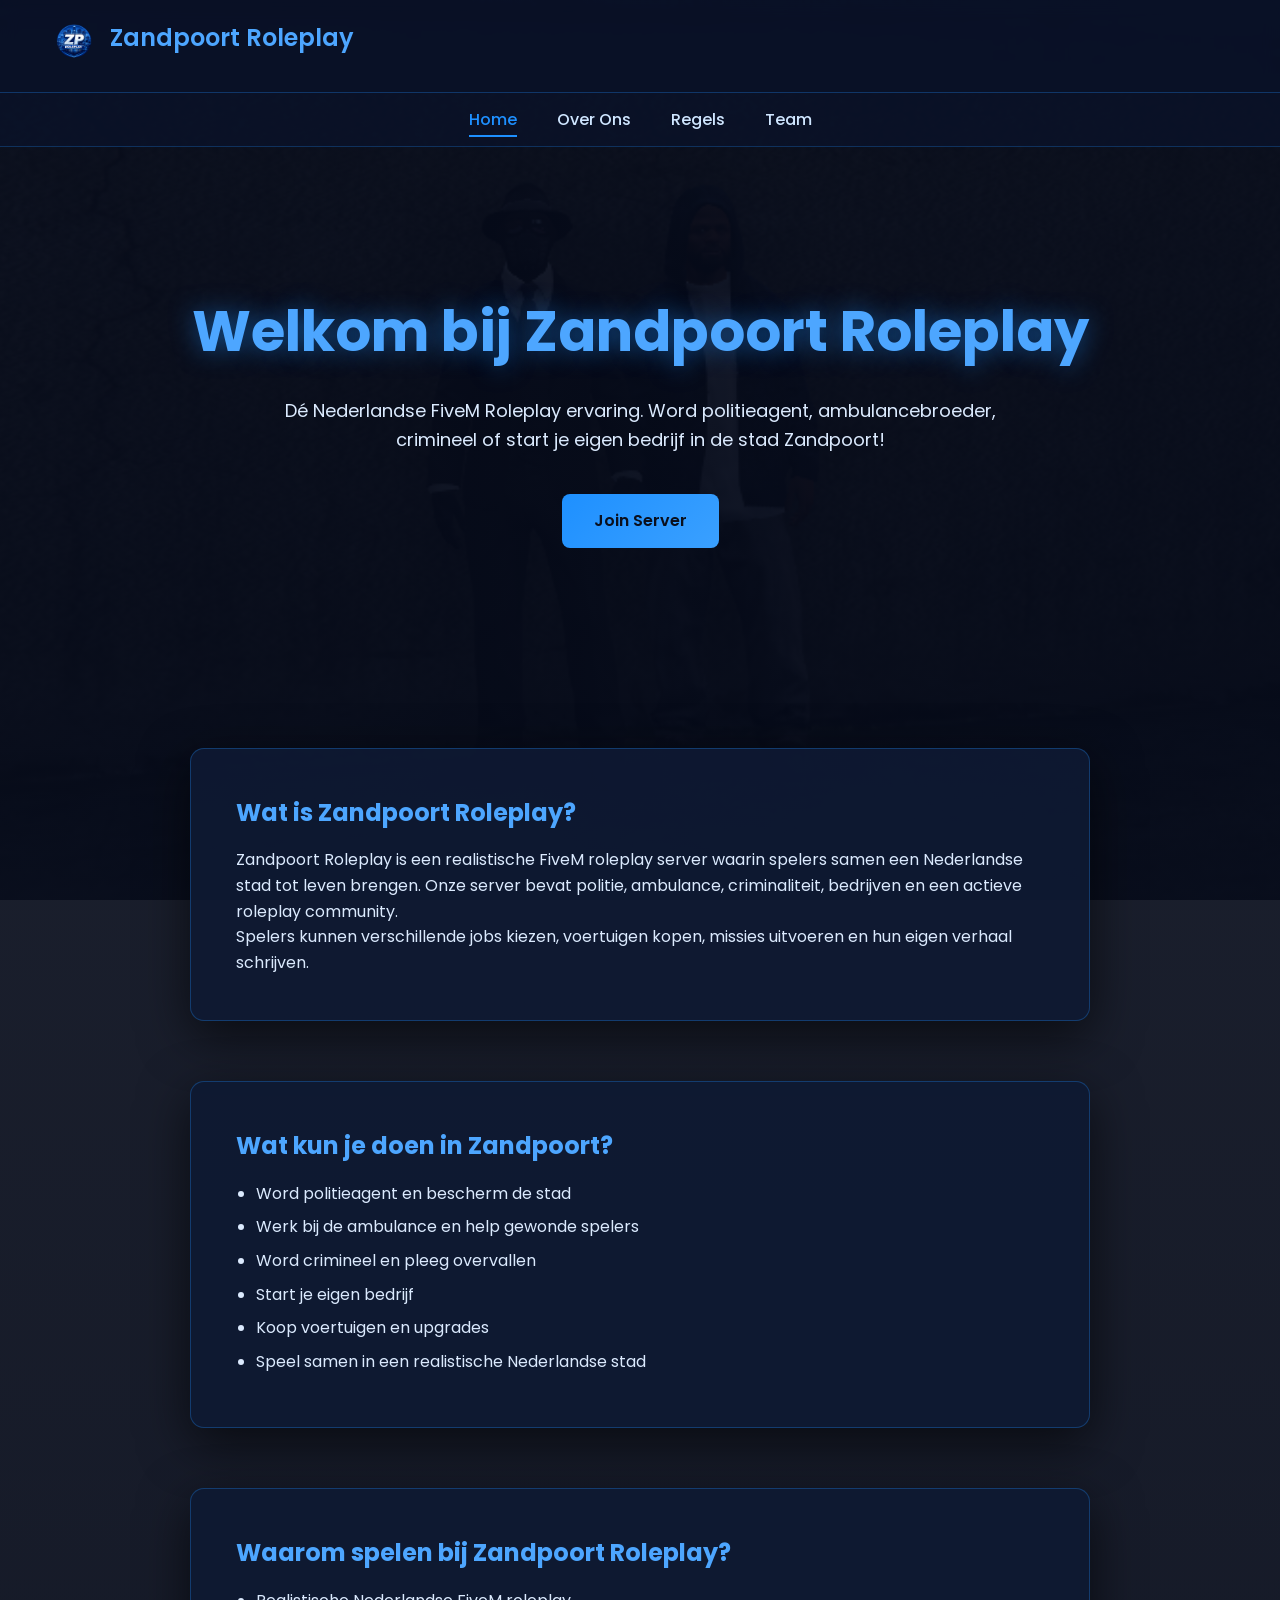
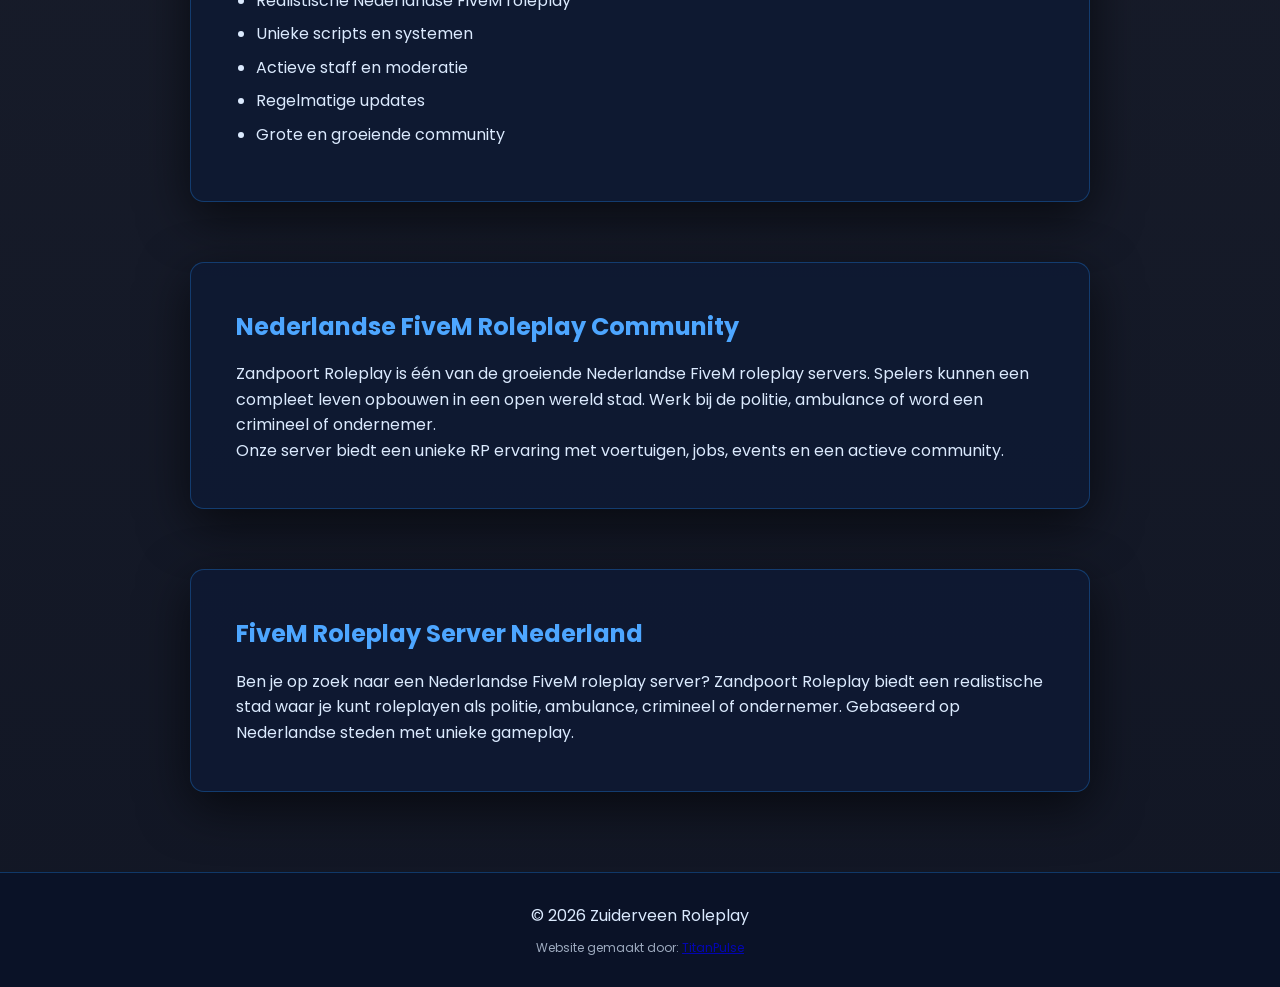
<file: index.html>
<!DOCTYPE html>
<html lang="nl">
<head>

<title>Zandpoort Roleplay | Nederlandse FiveM Roleplay Server</title>

<meta charset="UTF-8">
<meta name="viewport" content="width=device-width, initial-scale=1">

<meta name="description" content="Zandpoort Roleplay is een Nederlandse FiveM roleplay server. Speel als politie, ambulance, crimineel of ondernemer in een realistische Nederlandse stad.">

<meta name="keywords" content="Zandpoort Roleplay, fivem roleplay nederland, gta rp server, nederlandse fivem server, politie roleplay, ambulance roleplay, crimineel roleplay, gta stad roleplay, dutch fivem rp">

<meta name="robots" content="index, follow">

<link rel="stylesheet" href="css/style.css">

<link rel="icon" type="image/png" href="/assets/images/logo.png">

<!-- Open Graph -->
<meta property="og:title" content="Zandpoort Roleplay">
<meta property="og:description" content="Speel Zandpoort Roleplay op FiveM. Word politieagent, ambulancebroeder, crimineel of ondernemer.">
<meta property="og:image" content="/assets/images/preview.png">
<meta property="og:url" content="https://www.zandpoortroleplay.nl/">
<meta property="og:type" content="website">

<!-- Structured Data -->
<script type="application/ld+json">
{
 "@context": "https://schema.org",
 "@type": "Organization",
 "name": "Zandpoort Roleplay",
 "url": "https://www.zandpoortroleplay.nl/",
 "logo": "/assets/logo.png"
}
</script>

</head>

<body class="home-page">

<header>
<div class="logo">
<a href="/">
<img src="assets/logo.png" alt="Zandpoort Roleplay Logo">
</a>
<h2>Zandpoort Roleplay</h2>
</div>
</header>

<nav>
<a class="active" href="">Home</a>
<a href="over-ons/">Over Ons</a>
<a href="regels/">Regels</a>
<a href="team/">Team</a>
</nav>

<!-- HERO -->

<div class="hero">

<h1>Welkom bij Zandpoort Roleplay</h1>

<p>
Dé Nederlandse FiveM Roleplay ervaring. Word politieagent, ambulancebroeder,
crimineel of start je eigen bedrijf in de stad Zandpoort!
</p>

<div style="margin-top:40px;">
<a class="cta-btn" href="#">Join Server</a>
</div>

</div>

<!-- OVER -->

<div class="card">

<h2>Wat is Zandpoort Roleplay?</h2>

<p>
Zandpoort Roleplay is een realistische FiveM roleplay server waarin spelers samen een Nederlandse stad tot leven brengen.
Onze server bevat politie, ambulance, criminaliteit, bedrijven en een actieve roleplay community.
</p>

<p>
Spelers kunnen verschillende jobs kiezen, voertuigen kopen, missies uitvoeren en hun eigen verhaal schrijven.
</p>

</div>

<!-- FEATURES -->

<div class="card">

<h2>Wat kun je doen in Zandpoort?</h2>

<ul>
<li>Word politieagent en bescherm de stad</li>
<li>Werk bij de ambulance en help gewonde spelers</li>
<li>Word crimineel en pleeg overvallen</li>
<li>Start je eigen bedrijf</li>
<li>Koop voertuigen en upgrades</li>
<li>Speel samen in een realistische Nederlandse stad</li>
</ul>

</div>

<!-- WHY -->

<div class="card">

<h2>Waarom spelen bij Zandpoort Roleplay?</h2>

<ul>
<li>Realistische Nederlandse FiveM roleplay</li>
<li>Unieke scripts en systemen</li>
<li>Actieve staff en moderatie</li>
<li>Regelmatige updates</li>
<li>Grote en groeiende community</li>
</ul>

</div>

<!-- SEO SECTION -->

<div class="card">

<h2>Nederlandse FiveM Roleplay Community</h2>

<p>
Zandpoort Roleplay is één van de groeiende Nederlandse FiveM roleplay servers.
Spelers kunnen een compleet leven opbouwen in een open wereld stad.
Werk bij de politie, ambulance of word een crimineel of ondernemer.
</p>

<p>
Onze server biedt een unieke RP ervaring met voertuigen, jobs, events en een actieve community.
</p>

</div>

<!-- EXTRA SEO -->

<div class="card">

<h2>FiveM Roleplay Server Nederland</h2>

<p>
Ben je op zoek naar een Nederlandse FiveM roleplay server?
Zandpoort Roleplay biedt een realistische stad waar je kunt roleplayen als politie, ambulance, crimineel of ondernemer.
Gebaseerd op Nederlandse steden met unieke gameplay.
</p>

</div>

<footer>

<p>© 2026 Zuiderveen Roleplay</p>

<p class="credit">
Website gemaakt door: 
<a href="https://www.titanpulse.nl/" target="_blank" rel="noopener">TitanPulse</a>
</p>

</footer>

</body>
</html>
</file>
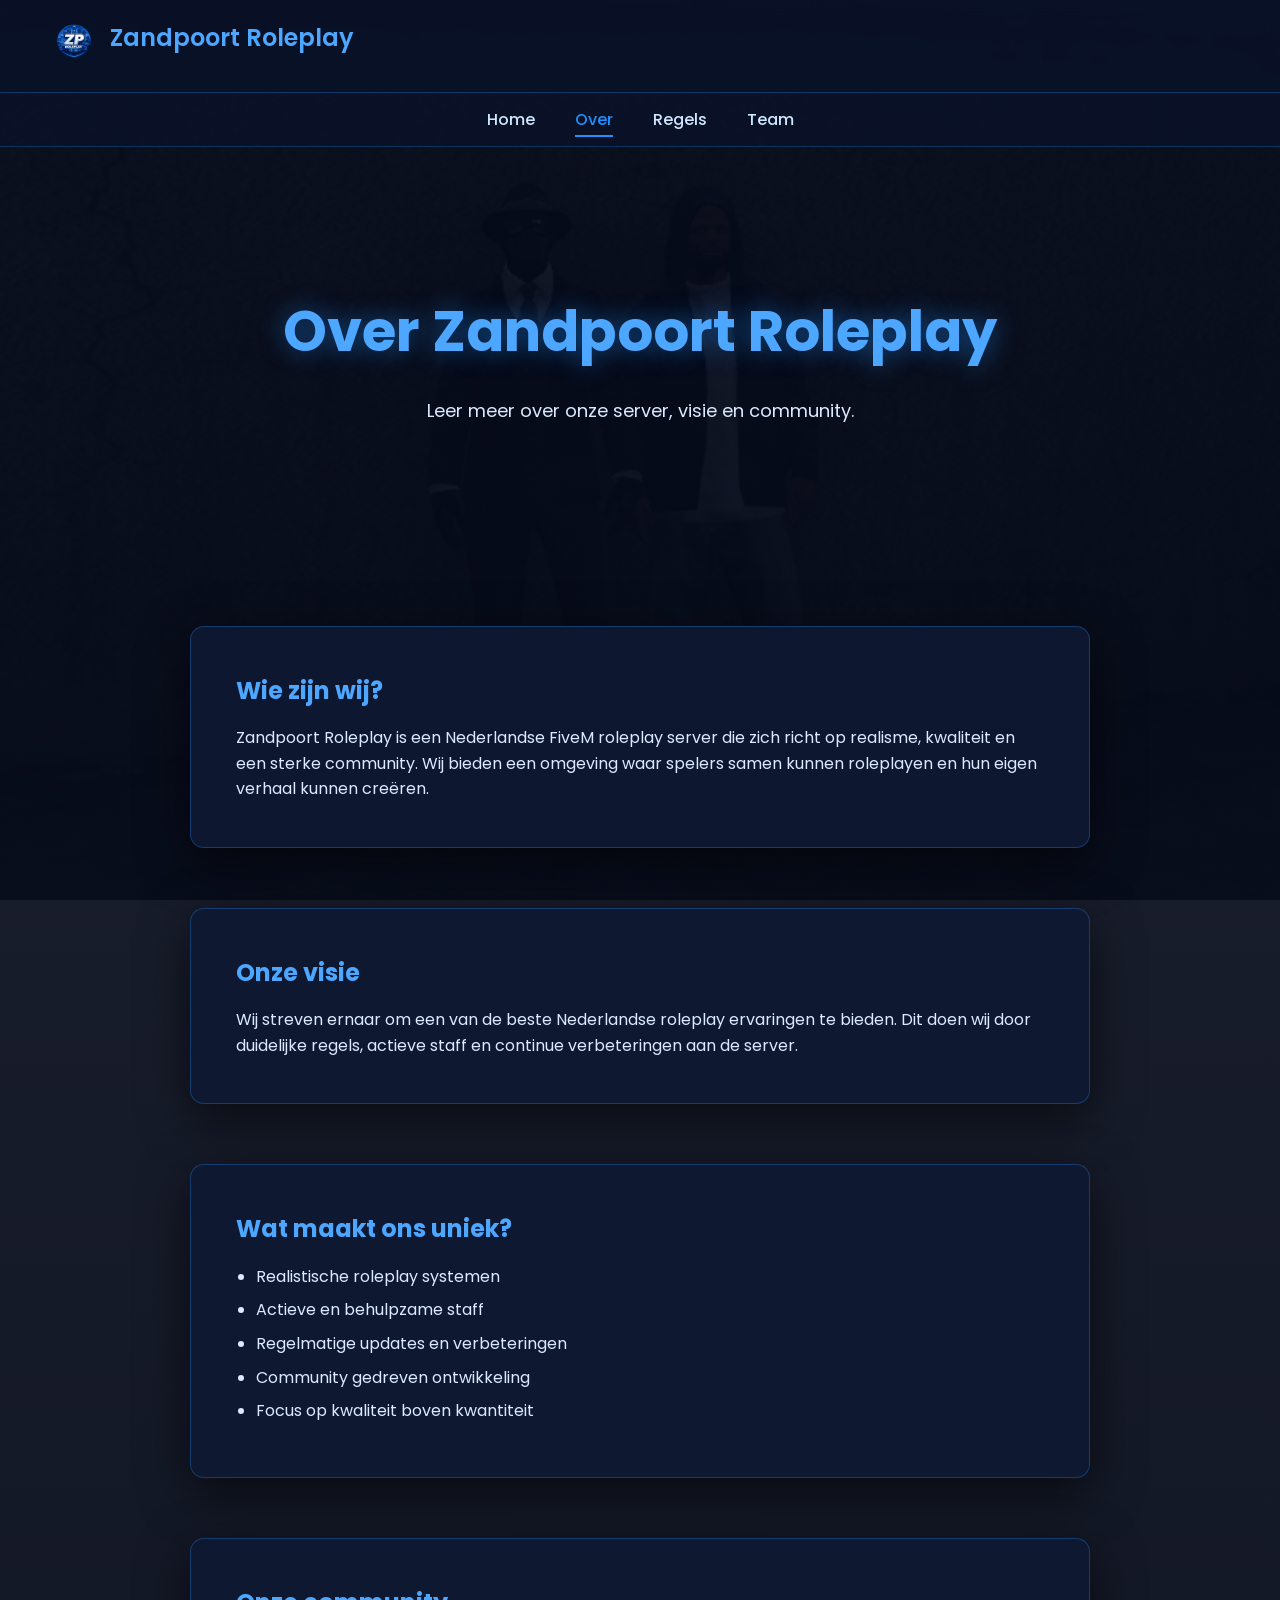
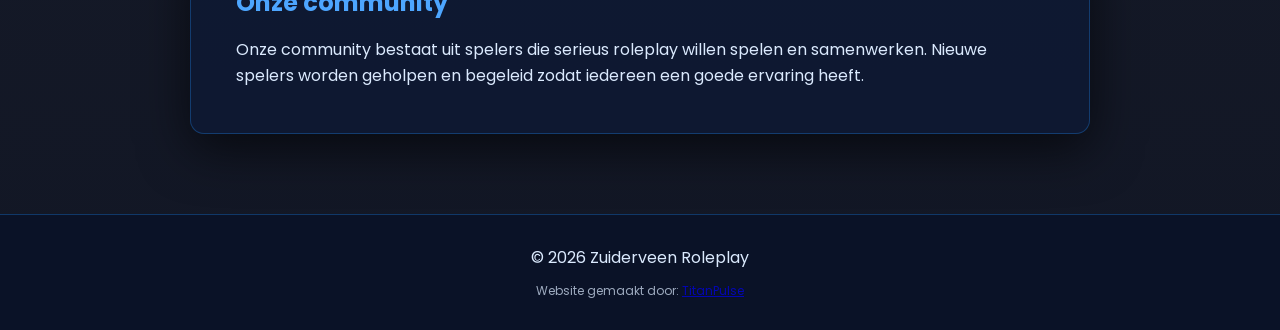
<file: over-ons/index.html>
<!DOCTYPE html>
<html lang="nl">
<head>
<meta charset="UTF-8">
<meta name="viewport" content="width=device-width, initial-scale=1">

<title>Zandpoort Roleplay | Over Ons</title>

<link rel="stylesheet" href="../css/style.css">
</head>

<body>

<header>
<div class="logo">
<a href="../index.html">
<img src="../assets/logo.png" alt="Logo">
</a>
<h2>Zandpoort Roleplay</h2>
</div>
</header>

<nav>
<a href="../">Home</a>
<a class="active" href="">Over</a>
<a href="../regels/">Regels</a>
<a href="../team/">Team</a>
</nav>

<div class="hero">
<h1>Over Zandpoort Roleplay</h1>
<p>Leer meer over onze server, visie en community.</p>
</div>

<div class="card">
<h2>Wie zijn wij?</h2>
<p>
Zandpoort Roleplay is een Nederlandse FiveM roleplay server die zich richt op realisme, kwaliteit en een sterke community.
Wij bieden een omgeving waar spelers samen kunnen roleplayen en hun eigen verhaal kunnen creëren.
</p>
</div>

<div class="card">
<h2>Onze visie</h2>
<p>
Wij streven ernaar om een van de beste Nederlandse roleplay ervaringen te bieden.
Dit doen wij door duidelijke regels, actieve staff en continue verbeteringen aan de server.
</p>
</div>

<div class="card">
<h2>Wat maakt ons uniek?</h2>
<ul>
<li>Realistische roleplay systemen</li>
<li>Actieve en behulpzame staff</li>
<li>Regelmatige updates en verbeteringen</li>
<li>Community gedreven ontwikkeling</li>
<li>Focus op kwaliteit boven kwantiteit</li>
</ul>
</div>

<div class="card">
<h2>Onze community</h2>
<p>
Onze community bestaat uit spelers die serieus roleplay willen spelen en samenwerken.
Nieuwe spelers worden geholpen en begeleid zodat iedereen een goede ervaring heeft.
</p>
</div>

<footer>

<p>© 2026 Zuiderveen Roleplay</p>

<p class="credit">
Website gemaakt door: 
<a href="https://www.titanpulse.nl/" target="_blank" rel="noopener">TitanPulse</a>
</p>

</footer>

</body>
</html>
</file>
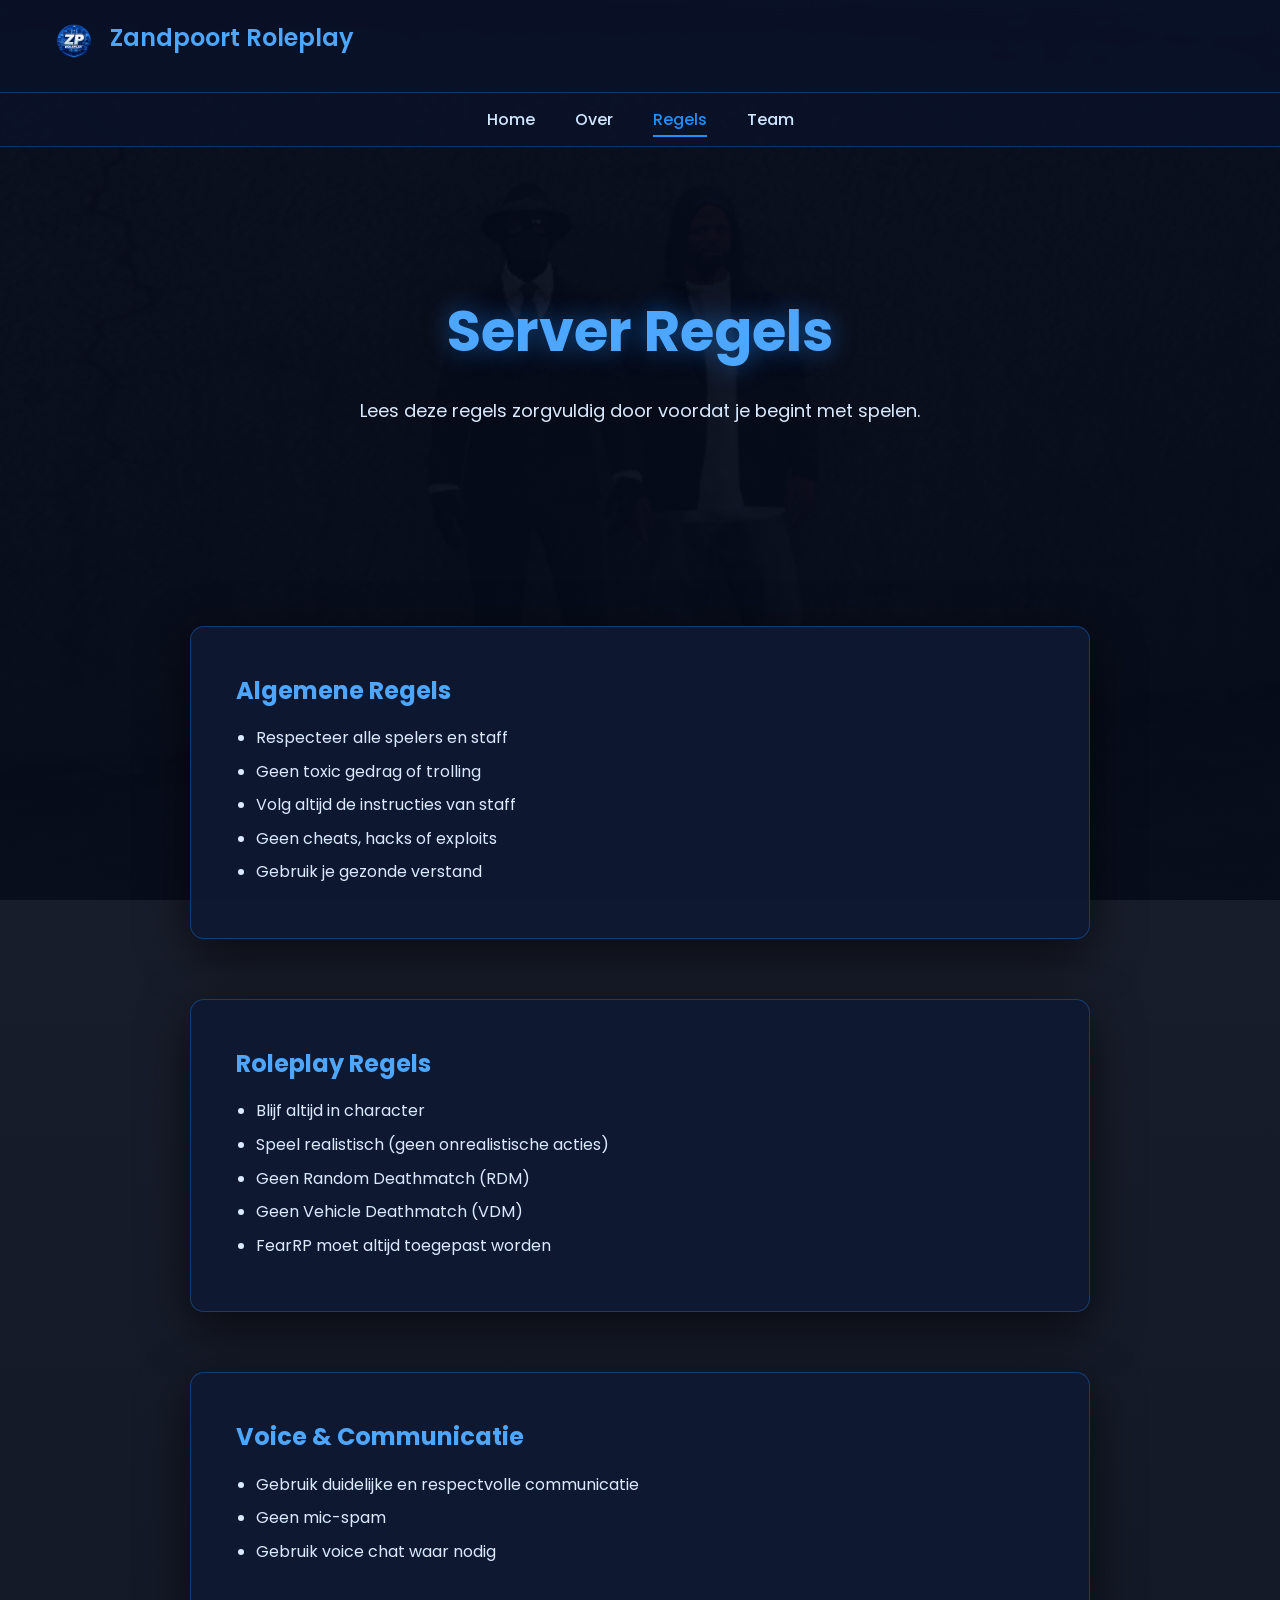
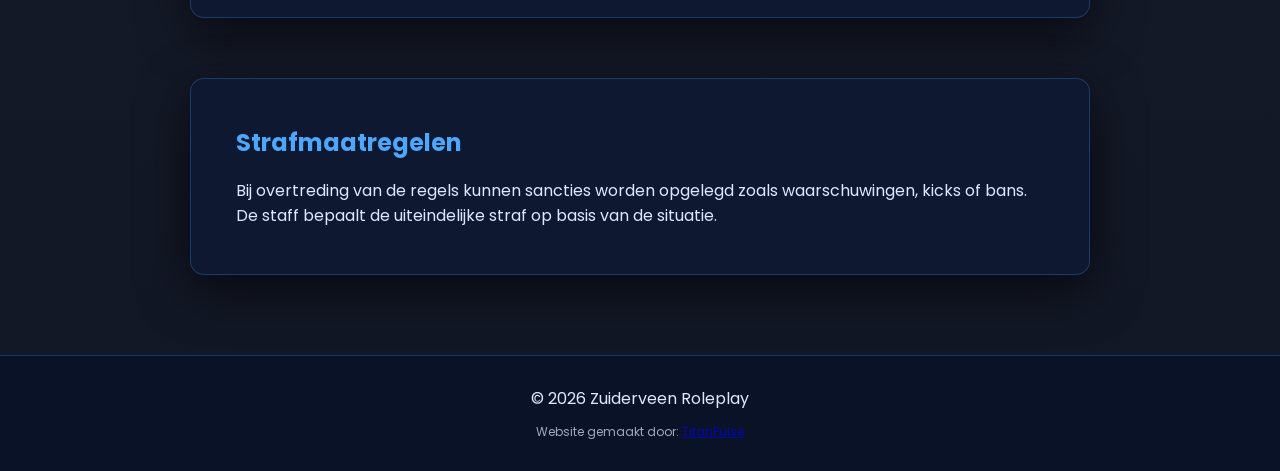
<file: regels/index.html>
<!DOCTYPE html>
<html lang="nl">
<head>
<meta charset="UTF-8">
<meta name="viewport" content="width=device-width, initial-scale=1">

<title>Zandpoort Roleplay | Regels</title>

<link rel="stylesheet" href="../css/style.css">
</head>

<body>

<header>
<div class="logo">
<a href="../">
<img src="../assets/logo.png" alt="Logo">
</a>
<h2>Zandpoort Roleplay</h2>
</div>
</header>

<nav>
<a href="../">Home</a>
<a href="../over-ons/">Over</a>
<a class="active" href="">Regels</a>
<a href="../team/">Team</a>
</nav>

<div class="hero">
<h1>Server Regels</h1>
<p>Lees deze regels zorgvuldig door voordat je begint met spelen.</p>
</div>

<div class="card">
<h2>Algemene Regels</h2>
<ul>
<li>Respecteer alle spelers en staff</li>
<li>Geen toxic gedrag of trolling</li>
<li>Volg altijd de instructies van staff</li>
<li>Geen cheats, hacks of exploits</li>
<li>Gebruik je gezonde verstand</li>
</ul>
</div>

<div class="card">
<h2>Roleplay Regels</h2>
<ul>
<li>Blijf altijd in character</li>
<li>Speel realistisch (geen onrealistische acties)</li>
<li>Geen Random Deathmatch (RDM)</li>
<li>Geen Vehicle Deathmatch (VDM)</li>
<li>FearRP moet altijd toegepast worden</li>
</ul>
</div>

<div class="card">
<h2>Voice & Communicatie</h2>
<ul>
<li>Gebruik duidelijke en respectvolle communicatie</li>
<li>Geen mic-spam</li>
<li>Gebruik voice chat waar nodig</li>
</ul>
</div>

<div class="card">
<h2>Strafmaatregelen</h2>
<p>
Bij overtreding van de regels kunnen sancties worden opgelegd zoals waarschuwingen, kicks of bans.
De staff bepaalt de uiteindelijke straf op basis van de situatie.
</p>
</div>
  
<footer>

<p>© 2026 Zuiderveen Roleplay</p>

<p class="credit">
Website gemaakt door: 
<a href="https://www.titanpulse.nl/" target="_blank" rel="noopener">TitanPulse</a>
</p>

</footer>

</body>
</html>
</file>
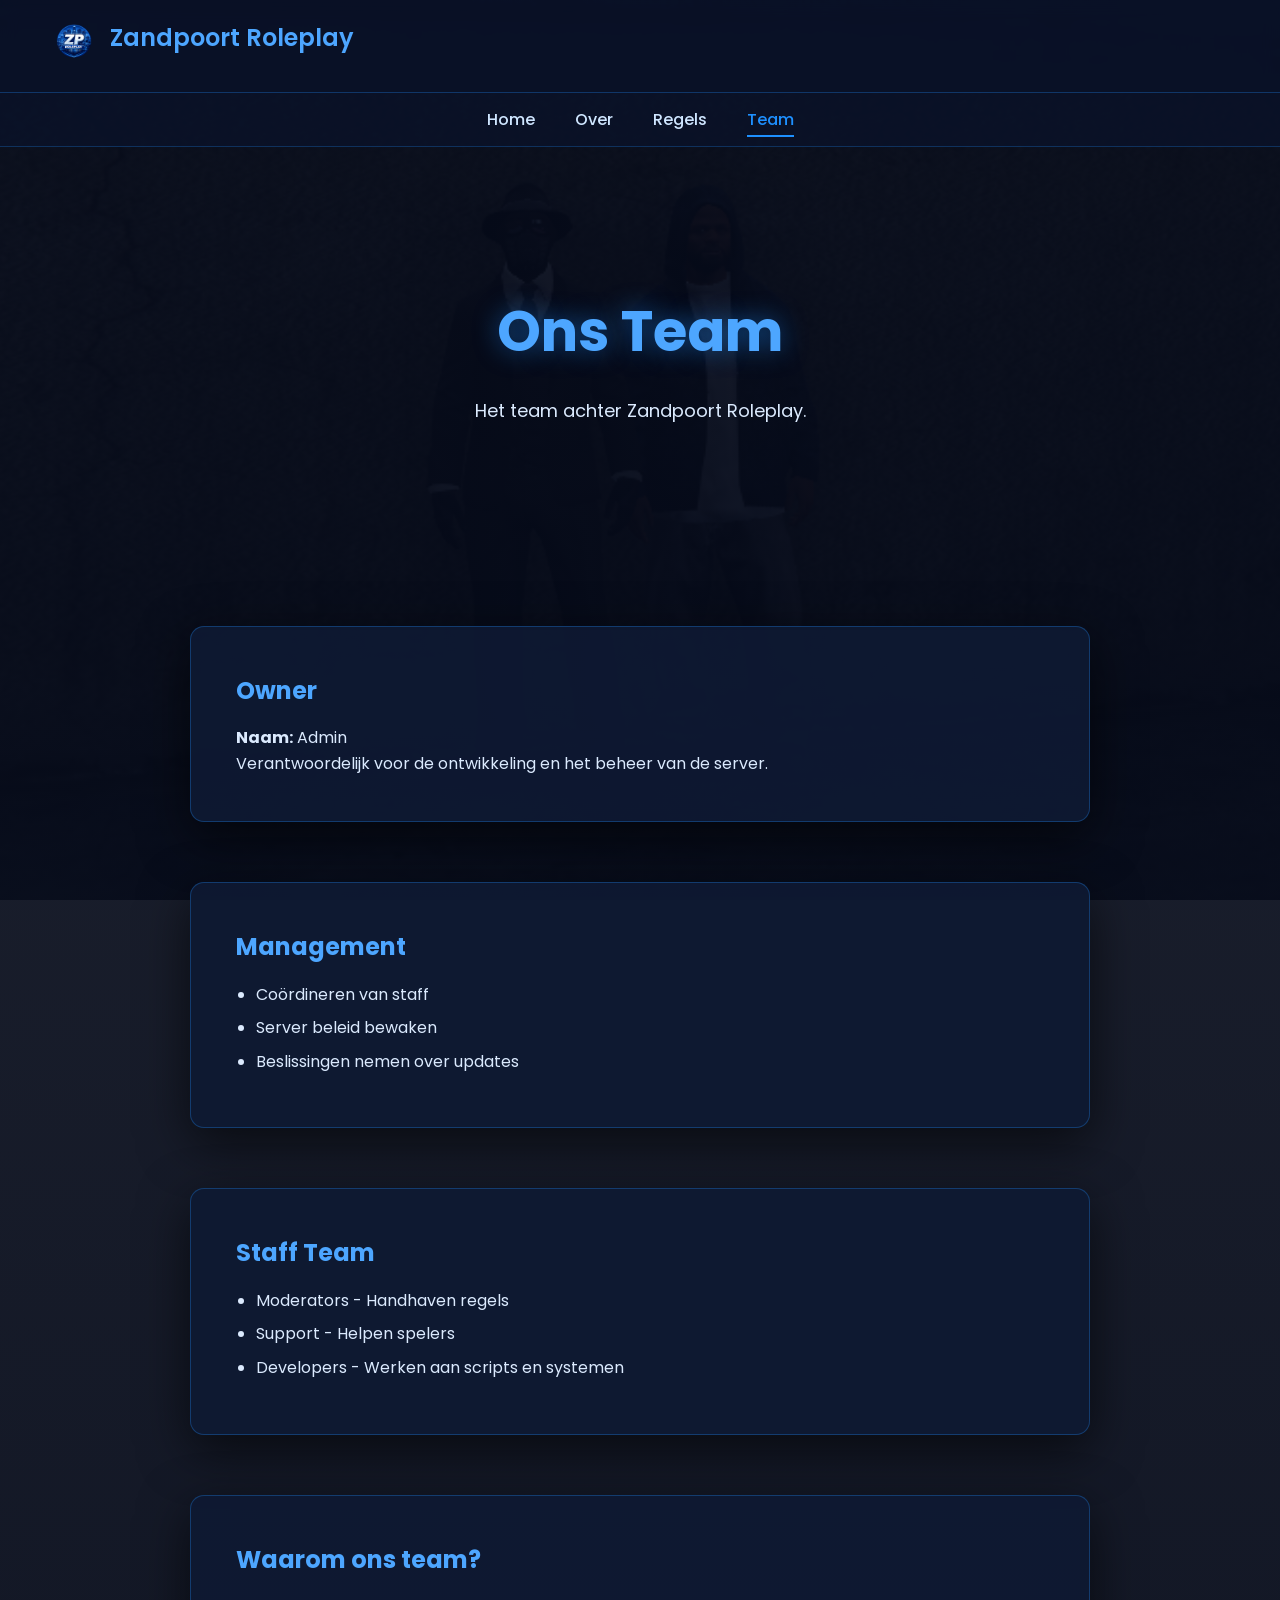
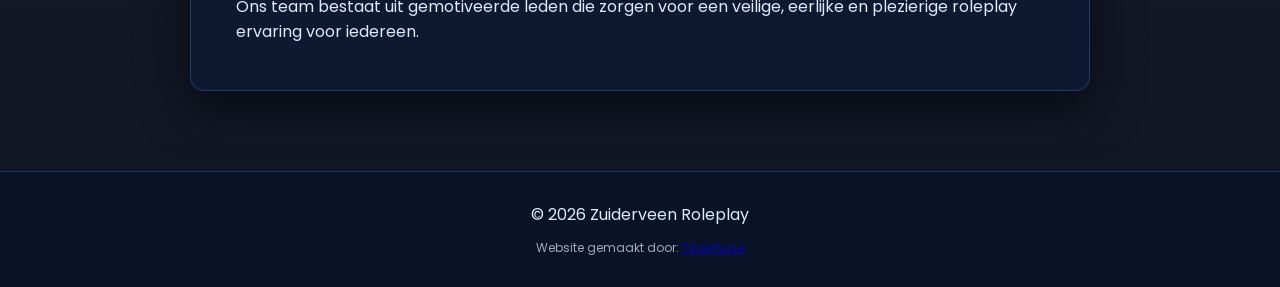
<file: team/index.html>
<!DOCTYPE html>
<html lang="nl">
<head>
<meta charset="UTF-8">
<meta name="viewport" content="width=device-width, initial-scale=1">

<title>Zandpoort Roleplay | Team</title>

<link rel="stylesheet" href="../css/style.css">
</head>

<body>

<header>
<div class="logo">
<a href="../">
<img src="../assets/logo.png" alt="Logo">
</a>
<h2>Zandpoort Roleplay</h2>
</div>
</header>

<nav>
<a href="../">Home</a>
<a href="../over-ons/">Over</a>
<a href="../regels/">Regels</a>
<a class="active" href="">Team</a>
</nav>

<div class="hero">
<h1>Ons Team</h1>
<p>Het team achter Zandpoort Roleplay.</p>
</div>

<div class="card">
<h2>Owner</h2>
<p><strong>Naam:</strong> Admin</p>
<p>Verantwoordelijk voor de ontwikkeling en het beheer van de server.</p>
</div>

<div class="card">
<h2>Management</h2>
<ul>
<li>Coördineren van staff</li>
<li>Server beleid bewaken</li>
<li>Beslissingen nemen over updates</li>
</ul>
</div>

<div class="card">
<h2>Staff Team</h2>
<ul>
<li>Moderators - Handhaven regels</li>
<li>Support - Helpen spelers</li>
<li>Developers - Werken aan scripts en systemen</li>
</ul>
</div>

<div class="card">
<h2>Waarom ons team?</h2>
<p>
Ons team bestaat uit gemotiveerde leden die zorgen voor een veilige, eerlijke en plezierige roleplay ervaring voor iedereen.
</p>
</div>

<footer>

<p>© 2026 Zuiderveen Roleplay</p>

<p class="credit">
Website gemaakt door: 
<a href="https://www.titanpulse.nl/" target="_blank" rel="noopener">TitanPulse</a>
</p>

</footer>

</body>
</html>
</file>
<file: css/style.css>
@import url('https://fonts.googleapis.com/css2?family=Poppins:wght@300;400;500;600;700&display=swap');

/* GLOBAL */
* {
    box-sizing: border-box;
    margin: 0;
    padding: 0;
}

body {
    font-family: 'Poppins', sans-serif;
    color: #e6f0ff;

    /* BACKGROUND (correct voor subfolders) */
    background:
        linear-gradient(rgba(5,10,25,0.9), rgba(5,10,25,0.95)),
        url("../background.png") no-repeat center center fixed;

    background-size: cover;
    line-height: 1.6;
}

/* HEADER */
header {
    display: flex;
    justify-content: space-between;
    align-items: center;

    padding: 18px 50px;

    background: rgba(10, 18, 40, 0.85);
    backdrop-filter: blur(10px);

    border-bottom: 1px solid rgba(30,144,255,0.3);
}

header .logo {
    display: flex;
    align-items: center;
}

header .logo img {
    height: 48px;
    margin-right: 12px;
}

header .logo h2 {
    color: #4da6ff;
    font-weight: 600;
}

/* NAVBAR */
nav {
    background: rgba(10, 18, 40, 0.85);
    text-align: center;
    padding: 14px;

    border-bottom: 1px solid rgba(30,144,255,0.25);
}

nav a {
    color: #cfe6ff;
    margin: 0 18px;
    text-decoration: none;
    font-weight: 500;
    position: relative;
    transition: 0.3s;
}

nav a::after {
    content: "";
    position: absolute;
    left: 0;
    bottom: -5px;
    width: 0%;
    height: 2px;
    background: #1e90ff;
    transition: 0.3s;
}

nav a:hover::after {
    width: 100%;
}

nav a:hover {
    color: #1e90ff;
}

nav a.active {
    color: #1e90ff;
    border-bottom: 2px solid #1e90ff;
    padding-bottom: 4px;
}

/* HERO */
.hero {
    padding: 140px 20px;
    text-align: center;
}

.hero h1 {
    font-size: 56px;
    color: #4da6ff;
    text-shadow: 0 0 25px rgba(30,144,255,0.5);
    margin-bottom: 20px;
}

.hero p {
    max-width: 750px;
    margin: auto;
    font-size: 18px;
    color: #dbeafe;
}

/* CARDS */
.card {
    max-width: 900px;
    margin: 60px auto;
    padding: 45px;

    background: rgba(15, 25, 50, 0.92);
    border-radius: 14px;

    border: 1px solid rgba(30,144,255,0.3);

    box-shadow: 0 15px 50px rgba(0,0,0,0.6);

    transition: 0.3s;
}

.card:hover {
    transform: translateY(-6px);
    box-shadow: 0 0 45px rgba(30,144,255,0.25);
}

/* TEXT */
h1, h2, h3 {
    color: #4da6ff;
    margin-bottom: 15px;
}

p, li {
    color: #dbeafe;
}

ul {
    padding-left: 20px;
}

li {
    margin-bottom: 8px;
}

/* BUTTONS */
button, .cta-btn {
    display: inline-block;

    background: linear-gradient(135deg, #1e90ff, #3aa0ff);
    color: #0a0f1c;

    padding: 14px 32px;
    border-radius: 8px;

    font-weight: 600;
    text-decoration: none;

    border: none;
    cursor: pointer;

    transition: 0.3s;
}

button:hover, .cta-btn:hover {
    transform: scale(1.05);
    box-shadow: 0 0 25px rgba(30,144,255,0.6);
}

/* FOOTER */
footer {
    text-align: center;
    padding: 30px;

    margin-top: 80px;

    background: rgba(10, 18, 40, 0.95);
    border-top: 1px solid rgba(30,144,255,0.3);
}

.credit {
    font-size: 12px;
    opacity: 0.7;
    margin-top: 10px;
}
</file>
